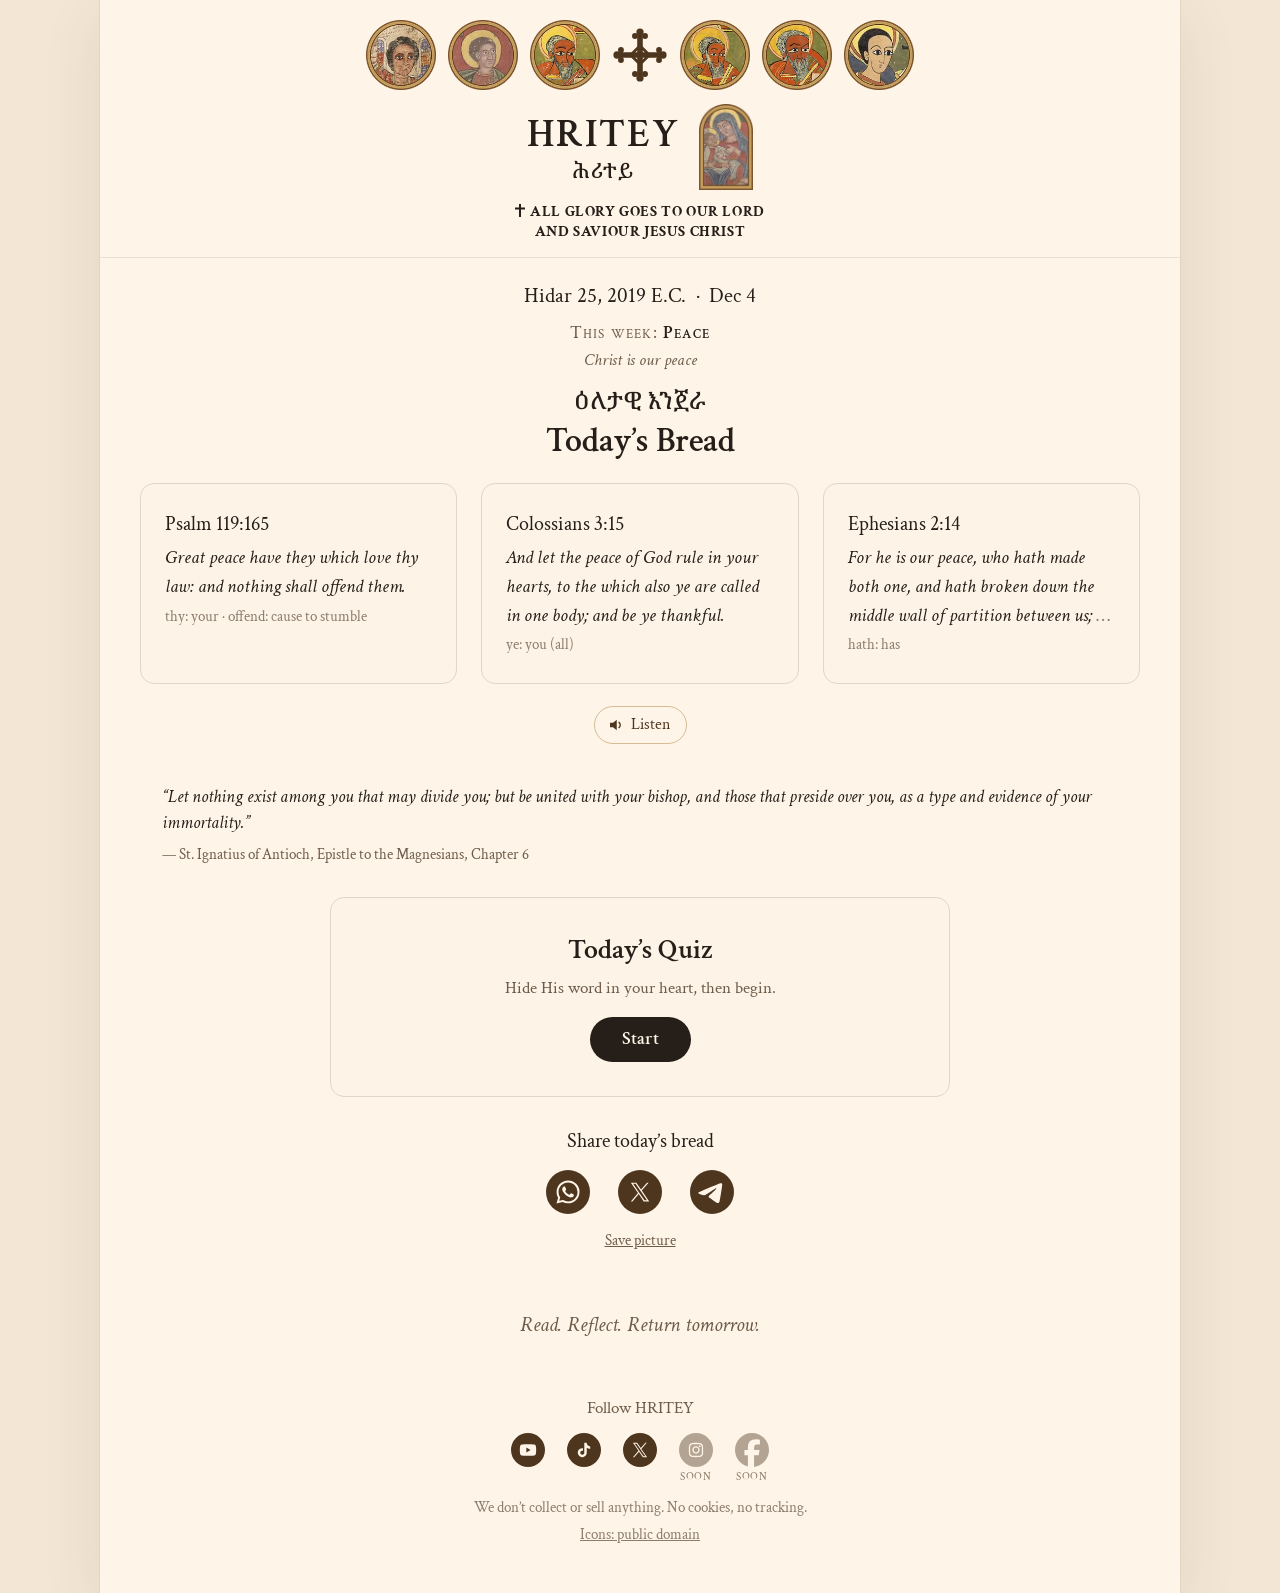
<file: index.html>
<!doctype html>
<html lang="en">
<head>
<meta charset="utf-8">
<meta name="viewport" content="width=device-width, initial-scale=1, viewport-fit=cover">
<title>HRITEY · Today's Bread</title>
<meta name="description" content="Today's Bread: three verses a day, one Old Testament and two New Testament, with a short quiz. Read. Reflect. Return tomorrow.">
<meta name="theme-color" content="#fef4e8">
<meta name="referrer" content="no-referrer">
<link rel="canonical" href="https://hritey.com/">
<meta property="og:title" content="HRITEY · Today's Bread">
<meta property="og:description" content="Three verses a day. Read. Reflect. Return tomorrow.">
<meta property="og:url" content="https://hritey.com/">
<meta property="og:image" content="https://hritey.com/assets/img/og-v2.jpg">
<meta property="og:type" content="website">
<meta name="twitter:card" content="summary_large_image">
<meta name="twitter:image" content="https://hritey.com/assets/img/og-v2.jpg">
<meta property="og:image:width" content="1200">
<meta property="og:image:height" content="630">
<link rel="icon" href="favicon.png" type="image/png">
<link rel="apple-touch-icon" href="apple-touch-icon.png">
<link rel="preload" href="assets/fonts/crimson-Regular.woff2" as="font" type="font/woff2" crossorigin>
<link rel="preload" href="assets/fonts/crimson-Italic.woff2" as="font" type="font/woff2" crossorigin>
<link rel="stylesheet" href="assets/css/style.css?v=wide1">
</head>
<body>
<!-- Icon glyphs: Simple Icons (CC0-1.0, simpleicons.org). Crosses drawn for HRITEY. -->
<svg width="0" height="0" style="position:absolute" aria-hidden="true" focusable="false">
  <symbol id="i-whatsapp" viewBox="0 0 40 40"><circle cx="20" cy="20" r="20" fill="currentColor"/><g transform="translate(9.5 9.5) scale(.875)"><path fill="#fef4e8" d="M17.472 14.382c-.297-.149-1.758-.867-2.03-.967-.273-.099-.471-.148-.67.15-.197.297-.767.966-.94 1.164-.173.199-.347.223-.644.075-.297-.15-1.255-.463-2.39-1.475-.883-.788-1.48-1.761-1.653-2.059-.173-.297-.018-.458.13-.606.134-.133.298-.347.446-.52.149-.174.198-.298.298-.497.099-.198.05-.371-.025-.52-.075-.149-.669-1.612-.916-2.207-.242-.579-.487-.5-.669-.51-.173-.008-.371-.01-.57-.01-.198 0-.52.074-.792.372-.272.297-1.04 1.016-1.04 2.479 0 1.462 1.065 2.875 1.213 3.074.149.198 2.096 3.2 5.077 4.487.709.306 1.262.489 1.694.625.712.227 1.36.195 1.871.118.571-.085 1.758-.719 2.006-1.413.248-.694.248-1.289.173-1.413-.074-.124-.272-.198-.57-.347m-5.421 7.403h-.004a9.87 9.87 0 01-5.031-1.378l-.361-.214-3.741.982.998-3.648-.235-.374a9.86 9.86 0 01-1.51-5.26c.001-5.45 4.436-9.884 9.888-9.884 2.64 0 5.122 1.03 6.988 2.898a9.825 9.825 0 012.893 6.994c-.003 5.45-4.437 9.884-9.885 9.884m8.413-18.297A11.815 11.815 0 0012.05 0C5.495 0 .16 5.335.157 11.892c0 2.096.547 4.142 1.588 5.945L.057 24l6.305-1.654a11.882 11.882 0 005.683 1.448h.005c6.554 0 11.89-5.335 11.893-11.893a11.821 11.821 0 00-3.48-8.413Z"/></g></symbol>
  <symbol id="i-x" viewBox="0 0 40 40"><circle cx="20" cy="20" r="20" fill="currentColor"/><g transform="translate(11.5 11.5) scale(.71)"><path fill="#fef4e8" d="M14.234 10.162 22.977 0h-2.072l-7.591 8.824L7.251 0H.258l9.168 13.343L.258 24H2.33l8.016-9.318L16.749 24h6.993zm-2.837 3.299-.929-1.329L3.076 1.56h3.182l5.965 8.532.929 1.329 7.754 11.09h-3.182z"/></g></symbol>
  <symbol id="i-facebook" viewBox="0 0 24 24"><path fill="currentColor" d="M9.101 23.691v-7.98H6.627v-3.667h2.474v-1.58c0-4.085 1.848-5.978 5.858-5.978.401 0 .955.042 1.468.103a8.68 8.68 0 0 1 1.141.195v3.325a8.623 8.623 0 0 0-.653-.036 26.805 26.805 0 0 0-.733-.009c-.707 0-1.259.096-1.675.309a1.686 1.686 0 0 0-.679.622c-.258.42-.374.995-.374 1.752v1.297h3.919l-.386 2.103-.287 1.564h-3.246v8.245C19.396 23.238 24 18.179 24 12.044c0-6.627-5.373-12-12-12s-12 5.373-12 12c0 5.628 3.874 10.35 9.101 11.647Z"/></symbol>
  <symbol id="i-telegram" viewBox="0 0 24 24"><path fill="currentColor" d="M11.944 0A12 12 0 0 0 0 12a12 12 0 0 0 12 12 12 12 0 0 0 12-12A12 12 0 0 0 12 0a12 12 0 0 0-.056 0zm4.962 7.224c.1-.002.321.023.465.14a.506.506 0 0 1 .171.325c.016.093.036.306.02.472-.18 1.898-.962 6.502-1.36 8.627-.168.9-.499 1.201-.82 1.23-.696.065-1.225-.46-1.9-.902-1.056-.693-1.653-1.124-2.678-1.8-1.185-.78-.417-1.21.258-1.91.177-.184 3.247-2.977 3.307-3.23.007-.032.014-.15-.056-.212s-.174-.041-.249-.024c-.106.024-1.793 1.14-5.061 3.345-.48.33-.913.49-1.302.48-.428-.008-1.252-.241-1.865-.44-.752-.245-1.349-.374-1.297-.789.027-.216.325-.437.893-.663 3.498-1.524 5.83-2.529 6.998-3.014 3.332-1.386 4.025-1.627 4.476-1.635z"/></symbol>
  <symbol id="i-youtube" viewBox="0 0 40 40"><circle cx="20" cy="20" r="20" fill="currentColor"/><g transform="translate(10.4 10.4) scale(.8)"><path fill="#fef4e8" d="M23.498 6.186a3.016 3.016 0 0 0-2.122-2.136C19.505 3.545 12 3.545 12 3.545s-7.505 0-9.377.505A3.017 3.017 0 0 0 .502 6.186C0 8.07 0 12 0 12s0 3.93.502 5.814a3.016 3.016 0 0 0 2.122 2.136c1.871.505 9.376.505 9.376.505s7.505 0 9.377-.505a3.015 3.015 0 0 0 2.122-2.136C24 15.93 24 12 24 12s0-3.93-.502-5.814zM9.545 15.568V8.432L15.818 12l-6.273 3.568z"/></g></symbol>
  <symbol id="i-tiktok" viewBox="0 0 40 40"><circle cx="20" cy="20" r="20" fill="currentColor"/><g transform="translate(11.6 11.6) scale(.7)"><path fill="#fef4e8" d="M12.525.02c1.31-.02 2.61-.01 3.91-.02.08 1.53.63 3.09 1.75 4.17 1.12 1.11 2.7 1.62 4.24 1.79v4.03c-1.44-.05-2.89-.35-4.2-.97-.57-.26-1.1-.59-1.62-.93-.01 2.92.01 5.84-.02 8.75-.08 1.4-.54 2.79-1.35 3.94-1.31 1.92-3.58 3.17-5.91 3.21-1.43.08-2.86-.31-4.08-1.03-2.02-1.19-3.44-3.37-3.65-5.71-.02-.5-.03-1-.01-1.49.18-1.9 1.12-3.72 2.58-4.96 1.66-1.44 3.98-2.13 6.15-1.72.02 1.48-.04 2.96-.04 4.44-.99-.32-2.15-.23-3.02.37-.63.41-1.11 1.04-1.36 1.75-.21.51-.15 1.07-.14 1.61.24 1.64 1.82 3.02 3.5 2.87 1.12-.01 2.19-.66 2.77-1.61.19-.33.4-.67.41-1.06.1-1.79.06-3.57.07-5.36.01-4.03-.01-8.05.02-12.07z"/></g></symbol>
  <symbol id="i-instagram" viewBox="0 0 40 40"><circle cx="20" cy="20" r="20" fill="currentColor"/><g transform="translate(11.6 11.6) scale(.7)"><path fill="#fef4e8" d="M7.0301.084c-1.2768.0602-2.1487.264-2.911.5634-.7888.3075-1.4575.72-2.1228 1.3877-.6652.6677-1.075 1.3368-1.3802 2.127-.2954.7638-.4956 1.6365-.552 2.914-.0564 1.2775-.0689 1.6882-.0626 4.947.0062 3.2586.0206 3.6671.0825 4.9473.061 1.2765.264 2.1482.5635 2.9107.308.7889.72 1.4573 1.388 2.1228.6679.6655 1.3365 1.0743 2.1285 1.38.7632.295 1.6361.4961 2.9134.552 1.2773.056 1.6884.069 4.9462.0627 3.2578-.0062 3.668-.0207 4.9478-.0814 1.28-.0607 2.147-.2652 2.9098-.5633.7889-.3086 1.4578-.72 2.1228-1.3881.665-.6682 1.0745-1.3378 1.3795-2.1284.2957-.7632.4966-1.636.552-2.9124.056-1.2809.0692-1.6898.063-4.948-.0063-3.2583-.021-3.6668-.0817-4.9465-.0607-1.2797-.264-2.1487-.5633-2.9117-.3084-.7889-.72-1.4568-1.3876-2.1228C21.2982 1.33 20.628.9208 19.8378.6165 19.074.321 18.2017.1197 16.9244.0645 15.6471.0093 15.236-.005 11.977.0014 8.718.0076 8.31.0215 7.0301.0839m.1402 21.6932c-1.17-.0509-1.8053-.2453-2.2287-.408-.5606-.216-.96-.4771-1.3819-.895-.422-.4178-.6811-.8186-.9-1.378-.1644-.4234-.3624-1.058-.4171-2.228-.0595-1.2645-.072-1.6442-.079-4.848-.007-3.2037.0053-3.583.0607-4.848.05-1.169.2456-1.805.408-2.2282.216-.5613.4762-.96.895-1.3816.4188-.4217.8184-.6814 1.3783-.9003.423-.1651 1.0575-.3614 2.227-.4171 1.2655-.06 1.6447-.072 4.848-.079 3.2033-.007 3.5835.005 4.8495.0608 1.169.0508 1.8053.2445 2.228.408.5608.216.96.4754 1.3816.895.4217.4194.6816.8176.9005 1.3787.1653.4217.3617 1.056.4169 2.2263.0602 1.2655.0739 1.645.0796 4.848.0058 3.203-.0055 3.5834-.061 4.848-.051 1.17-.245 1.8055-.408 2.2294-.216.5604-.4763.96-.8954 1.3814-.419.4215-.8181.6811-1.3783.9-.4224.1649-1.0577.3617-2.2262.4174-1.2656.0595-1.6448.072-4.8493.079-3.2045.007-3.5825-.006-4.848-.0608M16.953 5.5864A1.44 1.44 0 1 0 18.39 4.144a1.44 1.44 0 0 0-1.437 1.4424M5.8385 12.012c.0067 3.4032 2.7706 6.1557 6.173 6.1493 3.4026-.0065 6.157-2.7701 6.1506-6.1733-.0065-3.4032-2.771-6.1565-6.174-6.1498-3.403.0067-6.156 2.771-6.1496 6.1738M8 12.0077a4 4 0 1 1 4.008 3.9921A3.9996 3.9996 0 0 1 8 12.0077"/></g></symbol>
  <symbol id="i-latin-cross" viewBox="0 0 10 13"><path d="M4 0h2v3.6h4v2H6V13H4V5.6H0v-2h4z"/></symbol>
</svg>

<div class="page">
<header class="site-header">
  <ul class="saints" aria-label="Icons of the saints">
    <li><img src="assets/img/michael.webp" width="132" height="132" alt="Archangel Michael, Ethiopian icon"></li>
    <li><img src="assets/img/george.webp" width="132" height="132" alt="Saint George, Ethiopian icon"></li>
    <li><img src="assets/img/matthew.webp" width="132" height="132" alt="Saint Matthew the Evangelist, Ethiopian icon"></li>
    <li class="cross" aria-hidden="true">
      <svg viewBox="0 0 40 40" fill="#4e361e">
        <rect x="18" y="5" width="4" height="30" rx="1"/><rect x="5" y="18" width="30" height="4" rx="1"/>
        <circle cx="20" cy="3.6" r="2.6"/><circle cx="16.4" cy="6.4" r="2.1"/><circle cx="23.6" cy="6.4" r="2.1"/>
        <circle cx="20" cy="36.4" r="2.6"/><circle cx="16.4" cy="33.6" r="2.1"/><circle cx="23.6" cy="33.6" r="2.1"/>
        <circle cx="3.6" cy="20" r="2.6"/><circle cx="6.4" cy="16.4" r="2.1"/><circle cx="6.4" cy="23.6" r="2.1"/>
        <circle cx="36.4" cy="20" r="2.6"/><circle cx="33.6" cy="16.4" r="2.1"/><circle cx="33.6" cy="23.6" r="2.1"/>
        <rect x="15.3" y="15.3" width="9.4" height="9.4" transform="rotate(45 20 20)" fill="none" stroke="#4e361e" stroke-width="2"/>
        <circle cx="20" cy="20" r="1.7"/>
      </svg>
    </li>
    <li><img src="assets/img/mark.webp" width="132" height="132" alt="Saint Mark the Evangelist, Ethiopian icon"></li>
    <li><img src="assets/img/luke.webp" width="132" height="132" alt="Saint Luke the Evangelist, Ethiopian icon"></li>
    <li><img src="assets/img/john.webp" width="132" height="132" alt="Saint John the Evangelist, Ethiopian icon"></li>
  </ul>
  <div class="brand">
    <h1 class="wordmark"><span class="latin">HRITEY</span><span class="eth" lang="ti">ሕሪተይ</span></h1>
    <img class="theotokos" src="assets/img/theotokos.webp" width="112" height="179" alt="The Theotokos with the Christ Child, 15th-century Ethiopian icon">
  </div>
  <p class="glory"><svg aria-hidden="true"><use href="#i-latin-cross"/></svg>All glory goes to our Lord<br>and Saviour Jesus Christ</p>
</header>

<main>
  <p class="date" id="date" aria-live="polite"></p>
  <p class="theme" id="theme" hidden></p>
  <p class="side" id="side" hidden></p>
  <p class="notice" id="notice" role="status" hidden></p>

  <section class="card bread" aria-labelledby="bread-title">
    <h2 class="bread-head" id="bread-title"><span class="eth" lang="ti">ዕለታዊ እንጀራ</span><span class="latin">Today’s Bread</span></h2>
    <ol class="verses" id="verses" aria-live="off"><li class="loading">Loading today’s bread…</li></ol>
    <button class="listen" type="button" id="listen" aria-pressed="false" hidden><svg viewBox="0 0 24 24" aria-hidden="true"><path d="M4 9v6h4l5 4V5L8 9H4z"/><path d="M16 8.5a4.5 4.5 0 0 1 0 7" fill="none" stroke="currentColor" stroke-width="1.8" stroke-linecap="round"/></svg><span class="lbl">Listen</span></button>
    <noscript><p class="loading">Please turn on JavaScript to see today’s verses.</p></noscript>
    <!-- Optional commentary (Church Fathers before AD 451 only, verified public-domain source). Shown only when the day has one. -->
    <div class="commentary" id="commentary" hidden></div>
  </section>

  <section class="card quiz" id="quiz" aria-labelledby="quiz-title" aria-live="polite">
    <h2 id="quiz-title">Today’s Quiz</h2>
    <p class="sub">Hide His word in your heart, then begin.</p>
    <button class="btn" type="button" id="quiz-start">Start</button>
  </section>

  <section class="share" aria-labelledby="share-title">
    <h2 id="share-title">Share today’s bread</h2>
    <ul class="icons">
      <li><a class="icon-btn" id="share-whatsapp" href="https://wa.me/?text=https%3A%2F%2Fhritey.com" target="_blank" rel="noopener noreferrer" aria-label="Share on WhatsApp"><svg><use href="#i-whatsapp"/></svg></a></li>
      <li><a class="icon-btn" id="share-x" href="https://x.com/intent/post?url=https%3A%2F%2Fhritey.com" target="_blank" rel="noopener noreferrer" aria-label="Share on X"><svg><use href="#i-x"/></svg></a></li>
      <li><a class="icon-btn" id="share-telegram" href="https://t.me/share/url?url=https%3A%2F%2Fhritey.com" target="_blank" rel="noopener noreferrer" aria-label="Share on Telegram"><svg><use href="#i-telegram"/></svg></a></li>
    </ul>
    <button class="link-btn picture" type="button" id="share-picture" hidden>Share as picture</button>
  </section>

  <p class="tagline">Read. Reflect. Return tomorrow.</p>
</main>

<footer>
  <p class="follow">Follow HRITEY</p>
  <!-- Handle @hriteyofficial. YouTube, TikTok and X are linked. TODO: Instagram and Facebook are 'coming soon': when live, set href (https://www.instagram.com/hriteyofficial/, Facebook Page URL), add target="_blank" rel="noopener noreferrer", and remove data-soon / aria-disabled / title / '(coming soon)' and the <span class="soon"> caption. -->
  <ul class="icons">
    <li><a class="icon-btn" href="https://www.youtube.com/@hriteyofficial" target="_blank" rel="noopener noreferrer" aria-label="HRITEY on YouTube (opens in a new tab)"><svg><use href="#i-youtube"/></svg></a></li>
    <li><a class="icon-btn" href="https://www.tiktok.com/@hriteyofficial" target="_blank" rel="noopener noreferrer" aria-label="HRITEY on TikTok (opens in a new tab)"><svg><use href="#i-tiktok"/></svg></a></li>
    <li><a class="icon-btn" href="https://x.com/hriteyofficial" target="_blank" rel="noopener noreferrer" aria-label="HRITEY on X (opens in a new tab)"><svg><use href="#i-x"/></svg></a></li>
    <li><a class="icon-btn" href="#" data-soon aria-disabled="true" title="Coming soon" aria-label="HRITEY on Instagram (coming soon)"><svg><use href="#i-instagram"/></svg></a><span class="soon" aria-hidden="true">Soon</span></li>
    <li><a class="icon-btn" href="#" data-soon aria-disabled="true" title="Coming soon" aria-label="HRITEY on Facebook (coming soon)"><svg><use href="#i-facebook"/></svg></a><span class="soon" aria-hidden="true">Soon</span></li>
  </ul>
  <p class="tiny">We don’t collect or sell anything. No cookies, no tracking.</p>
  <p class="tiny"><a href="credits.html">Icons: public domain</a></p>
</footer>
</div>
<script src="assets/js/app.js?v=share1" defer></script>
</body>
</html>
</file>
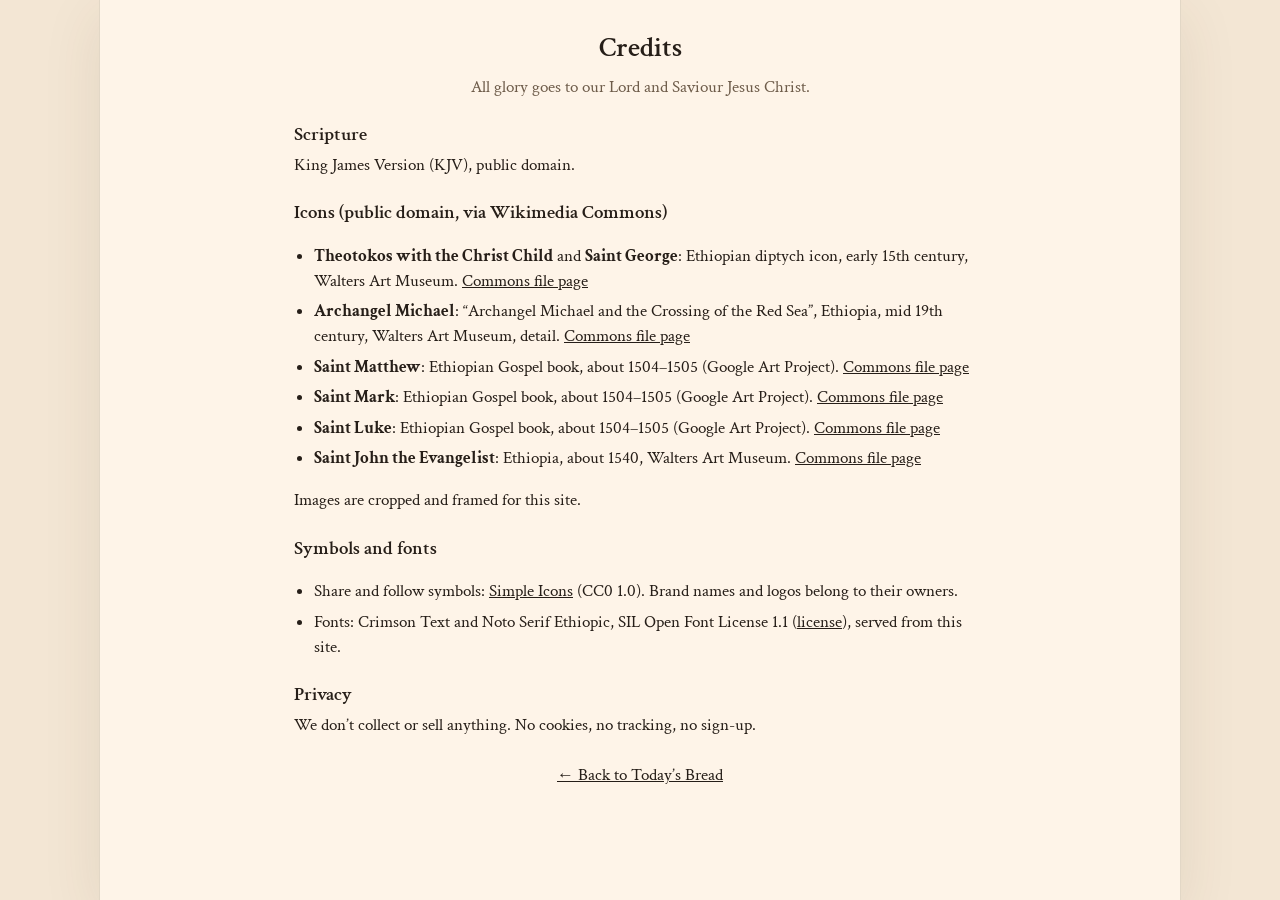
<file: credits.html>
<!doctype html>
<html lang="en">
<head>
<meta charset="utf-8">
<meta name="viewport" content="width=device-width, initial-scale=1">
<title>Credits · HRITEY</title>
<meta name="referrer" content="no-referrer">
<link rel="icon" href="favicon.png" type="image/png">
<link rel="stylesheet" href="assets/css/style.css">
<style>
  .credits{padding:28px 24px 40px;font-size:17px}
  .credits h1{font-size:28px;font-weight:600;margin:0 0 6px;text-align:center}
  .credits h2{font-size:19px;font-weight:600;margin:22px 0 4px}
  .credits p,.credits li{margin:0 0 6px}
  .credits ul{padding-left:20px}
  .credits a{word-break:break-word}
  .back{display:block;text-align:center;margin-top:26px}
</style>
</head>
<body>
<div class="page">
<main class="credits">
  <h1>Credits</h1>
  <p style="text-align:center;color:var(--ink-soft)">All glory goes to our Lord and Saviour Jesus Christ.</p>

  <h2>Scripture</h2>
  <p>King James Version (KJV), public domain.</p>

  <h2>Icons (public domain, via Wikimedia Commons)</h2>
  <ul>
    <li><strong>Theotokos with the Christ Child</strong> and <strong>Saint George</strong>: Ethiopian diptych icon, early 15th century, Walters Art Museum. <a href="https://commons.wikimedia.org/wiki/File:Ethiopian_-_Diptych_Icon_with_Saint_George,_and_Mary_and_the_Infant_Christ_-_Walters_3616_-_Open.jpg" rel="noopener noreferrer">Commons file page</a></li>
    <li><strong>Archangel Michael</strong>: “Archangel Michael and the Crossing of the Red Sea”, Ethiopia, mid 19th century, Walters Art Museum, detail. <a href="https://commons.wikimedia.org/wiki/File:Ethiopian_-_Archangel_Michael_and_the_Crossing_of_the_Red_Sea_-_Walters_36131_-_Detail_A.jpg" rel="noopener noreferrer">Commons file page</a></li>
    <li><strong>Saint Matthew</strong>: Ethiopian Gospel book, about 1504–1505 (Google Art Project). <a href="https://commons.wikimedia.org/wiki/File:Saint_Matthew_-_Google_Art_Project_(BQGT_MiTdWZWLQ).jpg" rel="noopener noreferrer">Commons file page</a></li>
    <li><strong>Saint Mark</strong>: Ethiopian Gospel book, about 1504–1505 (Google Art Project). <a href="https://commons.wikimedia.org/wiki/File:Saint_Mark_-_Google_Art_Project_(6873768).jpg" rel="noopener noreferrer">Commons file page</a></li>
    <li><strong>Saint Luke</strong>: Ethiopian Gospel book, about 1504–1505 (Google Art Project). <a href="https://commons.wikimedia.org/wiki/File:Saint_Luke_-_Google_Art_Project_(6896289).jpg" rel="noopener noreferrer">Commons file page</a></li>
    <li><strong>Saint John the Evangelist</strong>: Ethiopia, about 1540, Walters Art Museum. <a href="https://commons.wikimedia.org/wiki/File:Ethiopian_-_John_the_Evangelist_-_Walters_W850153V_-_Open_Reverse.jpg" rel="noopener noreferrer">Commons file page</a></li>
  </ul>
  <p>Images are cropped and framed for this site.</p>

  <h2>Symbols and fonts</h2>
  <ul>
    <li>Share and follow symbols: <a href="https://simpleicons.org" rel="noopener noreferrer">Simple Icons</a> (CC0 1.0). Brand names and logos belong to their owners.</li>
    <li>Fonts: Crimson Text and Noto Serif Ethiopic, SIL Open Font License 1.1 (<a href="assets/fonts/OFL.txt">license</a>), served from this site.</li>
  </ul>

  <h2>Privacy</h2>
  <p>We don’t collect or sell anything. No cookies, no tracking, no sign-up.</p>

  <a class="back" href="./">← Back to Today’s Bread</a>
</main>
</div>
</body>
</html>
</file>
<file: assets/css/style.css>
/* HRITEY — plain CSS, no frameworks. Palette from the v13 mockup. */
@font-face{font-family:"Crimson Text";src:url("../fonts/crimson-Regular.woff2") format("woff2");font-weight:400;font-style:normal;font-display:swap}
@font-face{font-family:"Crimson Text";src:url("../fonts/crimson-Italic.woff2") format("woff2");font-weight:400;font-style:italic;font-display:swap}
@font-face{font-family:"Crimson Text";src:url("../fonts/crimson-SemiBold.woff2") format("woff2");font-weight:600;font-style:normal;font-display:swap}
@font-face{font-family:"Crimson Text";src:url("../fonts/crimson-Bold.woff2") format("woff2");font-weight:700;font-style:normal;font-display:swap}
@font-face{font-family:"Noto Serif Ethiopic";src:url("../fonts/noto-serif-ethiopic-subset.woff2") format("woff2");font-weight:100 900;font-display:swap}

:root{
  --cream:#fef4e8; --card:#fdf3e7; --ink:#261e18; --ink-soft:#6e5c4a; --ink-faint:#8c7c6c;
  --brown:#4e361e; --gold:#c49c5c; --gold-soft:#d6bc94; --border:#e2d7c6;
  --serif:"Crimson Text",Georgia,"Times New Roman",serif;
  --eth:"Noto Serif Ethiopic","Abyssinica SIL","Nyala",serif;
}
*{box-sizing:border-box}
html{-webkit-text-size-adjust:100%}
body{margin:0;background:var(--cream);color:var(--ink);font-family:var(--serif);font-size:18px;line-height:1.45}
.eth{font-family:var(--eth);font-weight:500}
a{color:inherit}
.sr-only{position:absolute;width:1px;height:1px;padding:0;margin:-1px;overflow:hidden;clip:rect(0 0 0 0);white-space:nowrap;border:0}
.page{max-width:460px;margin:0 auto;min-height:100vh;background:var(--cream)}

/* Sticky header: saints strip, wordmark + Theotokos, doxology */
.site-header{position:sticky;top:0;z-index:5;background:var(--cream);padding:10px 14px 9px;text-align:center;
  box-shadow:0 1px 0 rgba(226,215,198,.7)}
.saints{display:flex;justify-content:center;align-items:center;gap:clamp(3px,1.4vw,7px);margin:0 0 12px;padding:0;list-style:none}
.saints li{flex:0 1 46px}
.saints img{display:block;width:100%;height:auto;max-width:46px;aspect-ratio:1}
.saints .cross{flex:0 1 38px}
.saints .cross svg{display:block;width:100%;height:auto;max-width:38px}
.brand{display:flex;justify-content:center;align-items:center;gap:16px}
.wordmark{margin:0;line-height:1;font-weight:600}
.wordmark .latin{display:block;font-size:30px;letter-spacing:1.4px}
.wordmark .eth{display:block;font-size:17px;margin-top:6px;letter-spacing:.5px}
.theotokos{width:37px;height:auto;display:block}
.glory{margin:10px auto 0;font-weight:700;font-size:13.5px;letter-spacing:.6px;line-height:1.3;text-transform:uppercase;max-width:none}
.glory svg{width:10px;height:13px;vertical-align:-1px;margin-right:5px;fill:var(--ink)}

main{padding:0 24px}
.date{text-align:center;font-size:18px;margin:18px 0 16px;min-height:26px}
.theme{text-align:center;font-variant:small-caps;letter-spacing:1.2px;font-size:17px;color:var(--ink-soft);margin:-12px 0 14px}
.theme strong{font-weight:600;color:var(--ink)}
.side{text-align:center;font-style:italic;font-size:16px;color:var(--ink-soft);margin:-10px 0 14px}
.theme:not([hidden]) + .side{margin-top:-12px}
.notice{text-align:center;font-size:15px;color:var(--brown);background:#f7ead8;border:1px solid var(--border);border-radius:10px;padding:6px 12px;margin:0 0 14px}
.date .dot{margin:0 .45em}

.card{background:var(--card);border:1px solid var(--border);border-radius:14px}
.bread{padding:22px 20px 24px}
.bread-head{text-align:center;margin:0 0 18px;font-weight:600;line-height:1.15}
.bread-head .eth{display:block;font-size:20px;margin-bottom:8px}
.bread-head .latin{display:block;font-size:29px}
.verses{margin:0;padding:0;list-style:none}
.verse{padding:0}
.verse + .verse{border-top:1.5px dashed var(--gold-soft);margin-top:12px;padding-top:14px}
.verse .ref{font-size:19px;margin:0 0 4px}
.verse blockquote{margin:0;font-style:italic;font-size:17.5px;line-height:1.55;transition:filter .6s ease,opacity .6s ease}
/* While the quiz runs, verse wording is blurred, unselectable and hidden from copy */
.verse blockquote.cont::after{content:" …";color:var(--ink-faint);font-style:normal}
.words{margin:5px 0 0;font-size:14.5px;line-height:1.4;color:var(--ink-faint);transition:filter .6s ease,opacity .6s ease}
.verses.blurred .words,.verses.blurred blockquote{filter:blur(7px);opacity:.75;-webkit-user-select:none;user-select:none;pointer-events:none}
.quiz .link-btn,.share .link-btn{font:inherit;font-size:15px;background:none;border:0;color:var(--ink-soft);text-decoration:underline;cursor:pointer;margin-top:12px;display:block;margin-left:auto;margin-right:auto;padding:6px}
.listen{display:flex;align-items:center;gap:6px;margin:18px auto 0;font:inherit;font-size:15px;color:var(--brown);background:transparent;
  border:1px solid var(--gold-soft);border-radius:999px;padding:4px 14px 5px 10px;cursor:pointer;min-height:34px}
.listen svg{width:18px;height:18px;fill:currentColor}
.listen.on{background:var(--brown);color:var(--cream);border-color:var(--brown)}
.listen:disabled{opacity:.45;cursor:default}
.listen[hidden]{display:none}
.loading{text-align:center;color:var(--ink-soft);font-style:italic}

.commentary{margin:18px 0 0;padding-top:14px;border-top:1.5px dashed var(--gold-soft);font-size:16.5px}
.commentary p{margin:0 0 4px;font-style:italic}
.commentary cite{font-style:normal;color:var(--ink-soft);font-size:15px}

.quiz{margin:30px 0 0;padding:22px 20px 24px;text-align:center}
.quiz h2{margin:0;font-size:23px;font-weight:600}
.quiz .sub{margin:6px 0 16px;color:var(--ink-soft);font-size:16px}
.btn{font:inherit;font-weight:600;font-size:16px;border:0;border-radius:999px;background:var(--ink);color:var(--cream);
  padding:6px 24px 7px;cursor:pointer;min-height:36px}
.btn:focus-visible,.choice:focus-visible,.icon-btn:focus-visible{outline:2px solid var(--gold);outline-offset:3px}
.q-count{color:var(--ink-soft);font-size:15px;margin:0 0 4px}
.q-text{font-size:19px;margin:0 0 14px;line-height:1.35}
.choices{display:flex;flex-direction:column;gap:9px;margin:0 0 14px}
.choice{font:inherit;font-size:17px;text-align:left;background:var(--cream);color:var(--ink);border:1px solid var(--border);
  border-radius:12px;padding:9px 14px;cursor:pointer;min-height:44px}
.choice:hover:not(:disabled){border-color:var(--gold)}
.choice:disabled{cursor:default}
.choice.correct{border-color:#7d8a52;background:#eef0dc}
.choice.wrong{border-color:#b9876a;background:#f7e6da}
.reveal{text-align:left;border-top:1.5px dashed var(--gold-soft);padding-top:12px;margin:0 0 14px}
.reveal .verdict{font-weight:600;margin:0 0 4px}
.reveal .ref{margin:8px 0 2px}
.reveal blockquote{margin:0;font-style:italic;line-height:1.5}
.tomorrow{margin:-4px 0 14px;font-size:16px;color:var(--ink-soft)}
.tomorrow strong{color:var(--ink);font-weight:600}
.share .picture{margin-top:10px}
.share .picture[hidden]{display:none}
.icon-btn[aria-disabled="true"]{cursor:default}
.score{font-size:19px;margin:0 0 12px}

.share{text-align:center;margin:30px 0 0}
.share h2{font-weight:400;font-size:18px;margin:0 0 14px}
.share.flash{border-radius:14px;background-color:#f7ead8;box-shadow:0 0 0 12px #f7ead8}
@media (prefers-reduced-motion:no-preference){
  .share.flash{animation:share-flash 1.6s ease;background-color:transparent;box-shadow:0 0 0 12px transparent}
}
@keyframes share-flash{
  0%,100%{background-color:transparent;box-shadow:0 0 0 12px transparent}
  20%,60%{background-color:#f7ead8;box-shadow:0 0 0 12px #f7ead8}
}
.icons{display:flex;justify-content:center;gap:28px;margin:0;padding:0;list-style:none}
.icon-btn{display:block;width:40px;height:40px;border-radius:50%;color:var(--brown)}
.icon-btn svg{display:block;width:100%;height:100%}

.tagline{text-align:center;font-style:italic;color:var(--ink-soft);font-size:18px;margin:44px 0 0}

footer{text-align:center;padding:40px 24px 34px}
footer .follow{color:var(--ink-soft);font-size:16px;margin:0 0 12px}
footer .icons{gap:22px}
footer .icon-btn{width:30px;height:30px}
footer .icons{align-items:flex-start}
footer .icons li{display:flex;flex-direction:column;align-items:center;min-width:30px}
footer .icon-btn[data-soon]{opacity:.42}
footer .soon{display:block;margin-top:5px;font-size:11px;line-height:1;letter-spacing:.06em;text-transform:uppercase;color:var(--ink-faint)}
footer .tiny{color:var(--ink-faint);font-size:13.5px;margin:14px 0 0}
footer .tiny + .tiny{margin-top:6px}

/* Wider screens: a gentle frame around the column (unchanged below 700px) */
@media (min-width:700px){
  body{background:#f3e6d4}
  .page{box-shadow:0 0 0 1px var(--border),0 10px 40px rgba(78,54,30,.08)}
}

/* Tablet and up: typography and chrome. Phone layout below 768px is unchanged. */
@media (min-width:768px){
  .page{max-width:740px}
  .site-header{padding:16px 28px 14px}
  .saints{gap:10px;margin-bottom:14px}
  .saints li{flex-basis:58px}
  .saints img{max-width:58px}
  .saints .cross{flex-basis:48px}
  .saints .cross svg{max-width:48px}
  .brand{gap:18px}
  .wordmark .latin{font-size:34px}
  .wordmark .eth{font-size:19px}
  .theotokos{width:44px}
  .glory{font-size:14.5px;margin-top:12px}
  main{padding:0 32px}
  .date{font-size:20px;margin:22px 0 18px}
  .theme{font-size:18px}
  .side{font-size:17px}
  /* Verse cards sit in a grid; the outer bread wrapper drops its card chrome */
  .bread{background:transparent;border:0;padding:0}
  .quiz{padding:28px 28px 30px;max-width:620px;margin-left:auto;margin-right:auto}
  .bread-head{margin-bottom:22px}
  .bread-head .eth{font-size:22px}
  .bread-head .latin{font-size:32px}
  .verses{display:grid;grid-template-columns:1fr 1fr;gap:22px 28px;align-items:stretch}
  .verse{background:var(--card);border:1px solid var(--border);border-radius:14px;padding:22px 22px 24px}
  .verse + .verse{border-top:1px solid var(--border);margin-top:0;padding-top:22px}
  /* Third verse keeps the same card width and sits centered on the second row */
  .verse:nth-child(3){grid-column:1 / -1;width:calc((100% - 28px) / 2);justify-self:center}
  .verse .ref{font-size:20px}
  .verse blockquote{font-size:18.5px}
  .words{font-size:15px}
  .commentary{font-size:17.5px;margin-top:22px;padding:18px 22px 0;border-top:0}
  .listen{font-size:16px;padding:6px 16px 7px 12px;min-height:38px;margin-top:22px}
  .quiz h2{font-size:26px}
  .quiz .sub{font-size:17px}
  .btn{font-size:17px;padding:8px 28px 9px;min-height:40px}
  .q-count{font-size:16px}
  .q-text{font-size:21px}
  .choice{font-size:18px;padding:11px 16px;min-height:48px}
  .share h2{font-size:20px}
  .icon-btn{width:44px;height:44px}
  .tagline{font-size:20px;margin-top:52px}
  footer{padding:48px 32px 42px}
  footer .follow{font-size:17px}
  footer .icon-btn{width:34px;height:34px}
  footer .tiny{font-size:14.5px}
  .credits{padding:36px 32px 48px;font-size:18px}
  .credits h1{font-size:32px}
}

/* Desktop and iPad landscape: a wide page with three verse cards in a row */
@media (min-width:1024px){
  .page{max-width:1080px;box-shadow:0 0 0 1px var(--border),0 16px 56px rgba(78,54,30,.1)}
  .site-header{padding:20px 40px 16px}
  .saints{gap:12px}
  .saints li{flex-basis:70px}
  .saints img{max-width:70px}
  .saints .cross{flex-basis:56px}
  .saints .cross svg{max-width:56px}
  .brand{gap:20px}
  .wordmark .latin{font-size:40px;letter-spacing:1.6px}
  .wordmark .eth{font-size:21px}
  .theotokos{width:54px}
  .glory{font-size:15px}
  main{padding:0 40px}
  .date{font-size:21px;margin:24px 0 20px}
  .quiz{padding:32px 36px 34px}
  .bread-head .eth{font-size:24px}
  .bread-head .latin{font-size:34px}
  .verses{grid-template-columns:1fr 1fr 1fr;gap:24px}
  .verse{padding:26px 24px 28px}
  .verse + .verse{border-top:1px solid var(--border);padding-top:26px}
  .verse:nth-child(3){grid-column:auto;width:auto;justify-self:stretch}
  .verse .ref{font-size:20px}
  .verse blockquote{font-size:18.5px;line-height:1.55}
  .words{font-size:15px}
  .commentary{font-size:18px}
  .quiz h2{font-size:28px}
  .q-text{font-size:22px}
  .choice{font-size:19px;padding:12px 18px}
  .btn{font-size:18px;padding:9px 32px 10px;min-height:44px}
  .tagline{font-size:21px}
  footer{padding:56px 40px 48px}
  .credits{padding:44px 40px 56px;font-size:19px;max-width:740px;margin-left:auto;margin-right:auto}
  .credits h1{font-size:34px}
}

@media (prefers-reduced-motion:no-preference){ html{scroll-behavior:smooth} }
</file>
